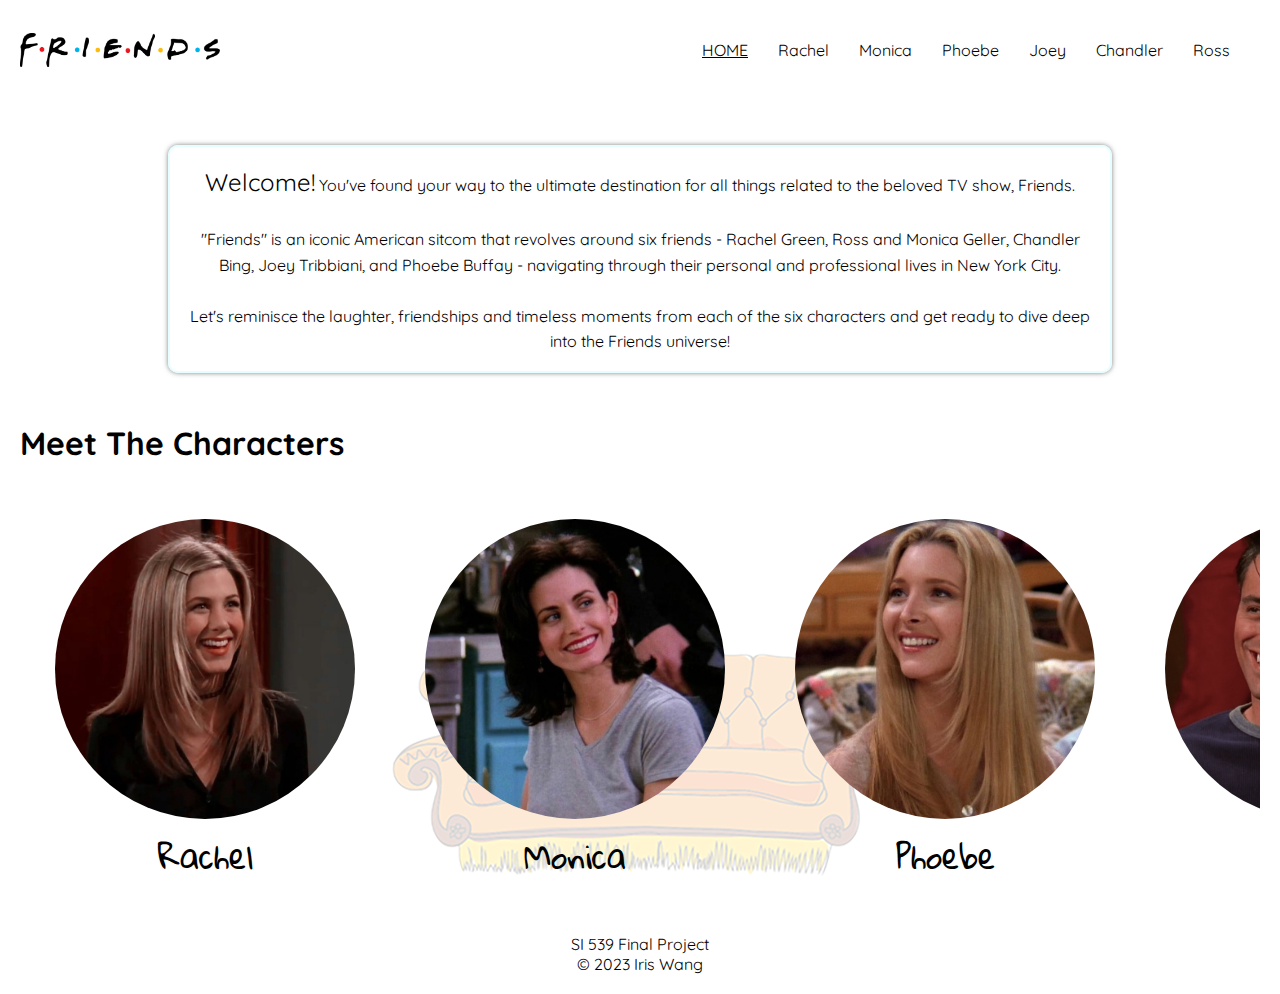
<file: index.html>
<!DOCTYPE html>
<html lang="en">
<head>
    <title>Friends TV Show</title>
    <meta charset="UTF-8">
    <meta name="viewport" content="width=device-width, initial-scale=1.0">
    <link rel="icon" type="image/png" href="images/friends_favicon.jpg">
    <link rel="stylesheet" type="text/css" href="style.css">
    <link href='https://fonts.googleapis.com/css?family=Quicksand' rel='stylesheet'>
    <link href='https://fonts.googleapis.com/css?family=Gloria Hallelujah' rel='stylesheet'>
</head>
<body>

    <header>
        <nav class="nav">
            <div class="skip"><a href = "#main">Skip to Main Content</a></div>
            <div class="nav-container">
                <img src="images/Friends_logo.png" alt="Friends Logo" class="logo" id="logo">
                <div class="menu_bars">
                    <div class="bar1"></div>
                    <div class="bar2"></div>
                    <div class="bar3"></div>
                </div>
            
                <!-- Navigation Menu -->
                <ul class="nav_list">
                  <li class="active"><a href = "index.html">Home</a></li>
                  <li><a href = "rachel.html">Rachel</a></li>
                  <li><a href = "monica.html">Monica</a></li>
                  <li><a href = "phoebe.html">Phoebe</a></li>
                  <li><a href = "joey.html">Joey</a></li>
                  <li><a href = "chandler.html">Chandler</a></li>
                  <li><a href = "ross.html">Ross</a></li>
                </ul>
            </div>
        </nav>
    </header>

    <main id = "main">
        <section id="intro">
            <p><span class="welcome">Welcome!</span> You've found your way to the ultimate destination for all things related to the beloved TV show, Friends. <br><br>"Friends" is an iconic American sitcom that revolves around six friends - Rachel Green, Ross and Monica Geller, Chandler Bing, Joey Tribbiani, and Phoebe Buffay - navigating through their personal and professional lives in New York City. <br><br>Let's reminisce the laughter, friendships and timeless moments from each of the six characters and get ready to dive deep into the Friends universe! </p>
        </section> 

        <section id="characters">
            <h1 id="title">Meet The Characters</h1>
            <div class="character-menu">
                <a href="rachel.html">
                    <div class="character-card">
                    <img src="images/rachel_home.png" alt="A photo of Rachel">
                    <span class="character-name">Rachel</span></div>
                </a>
                <a href="monica.html">
                    <div class="character-card">
                    <img src="images/monica_home.jpeg" alt="A Photo of Monica">
                    <span class="character-name">Monica</span></div>
                </a>
                <a href="phoebe.html">
                    <div class="character-card">
                    <img src="images/phoebe_home.jpeg" alt="A photo of Phoebe">
                    <span class="character-name">Phoebe</span></div>
                </a>
                <a href="joey.html">
                    <div class="character-card">
                    <img src="images/joey_home.png" alt="A photo of Joey">
                    <span class="character-name">Joey</span></div>
                </a>
                <a href="chandler.html">
                    <div class="character-card">
                    <img src="images/chandler_home.jpeg" alt="A photo of Chandler">
                    <span class="character-name">Chandler</span></div>
                </a>
                <a href="ross.html">
                    <div class="character-card">
                    <img src="images/ross_home.jpeg" alt="A photo of Ross">
                    <span class="character-name">Ross</span></div>
                </a>
            </div>
        </section>
    </main>

    <footer id = "footer">
		<p>SI 539 Final Project <br>
        &copy; 2023 Iris Wang</p>
	</footer>
    <script src="js/index.js"></script>
</body>
</html>
</file>
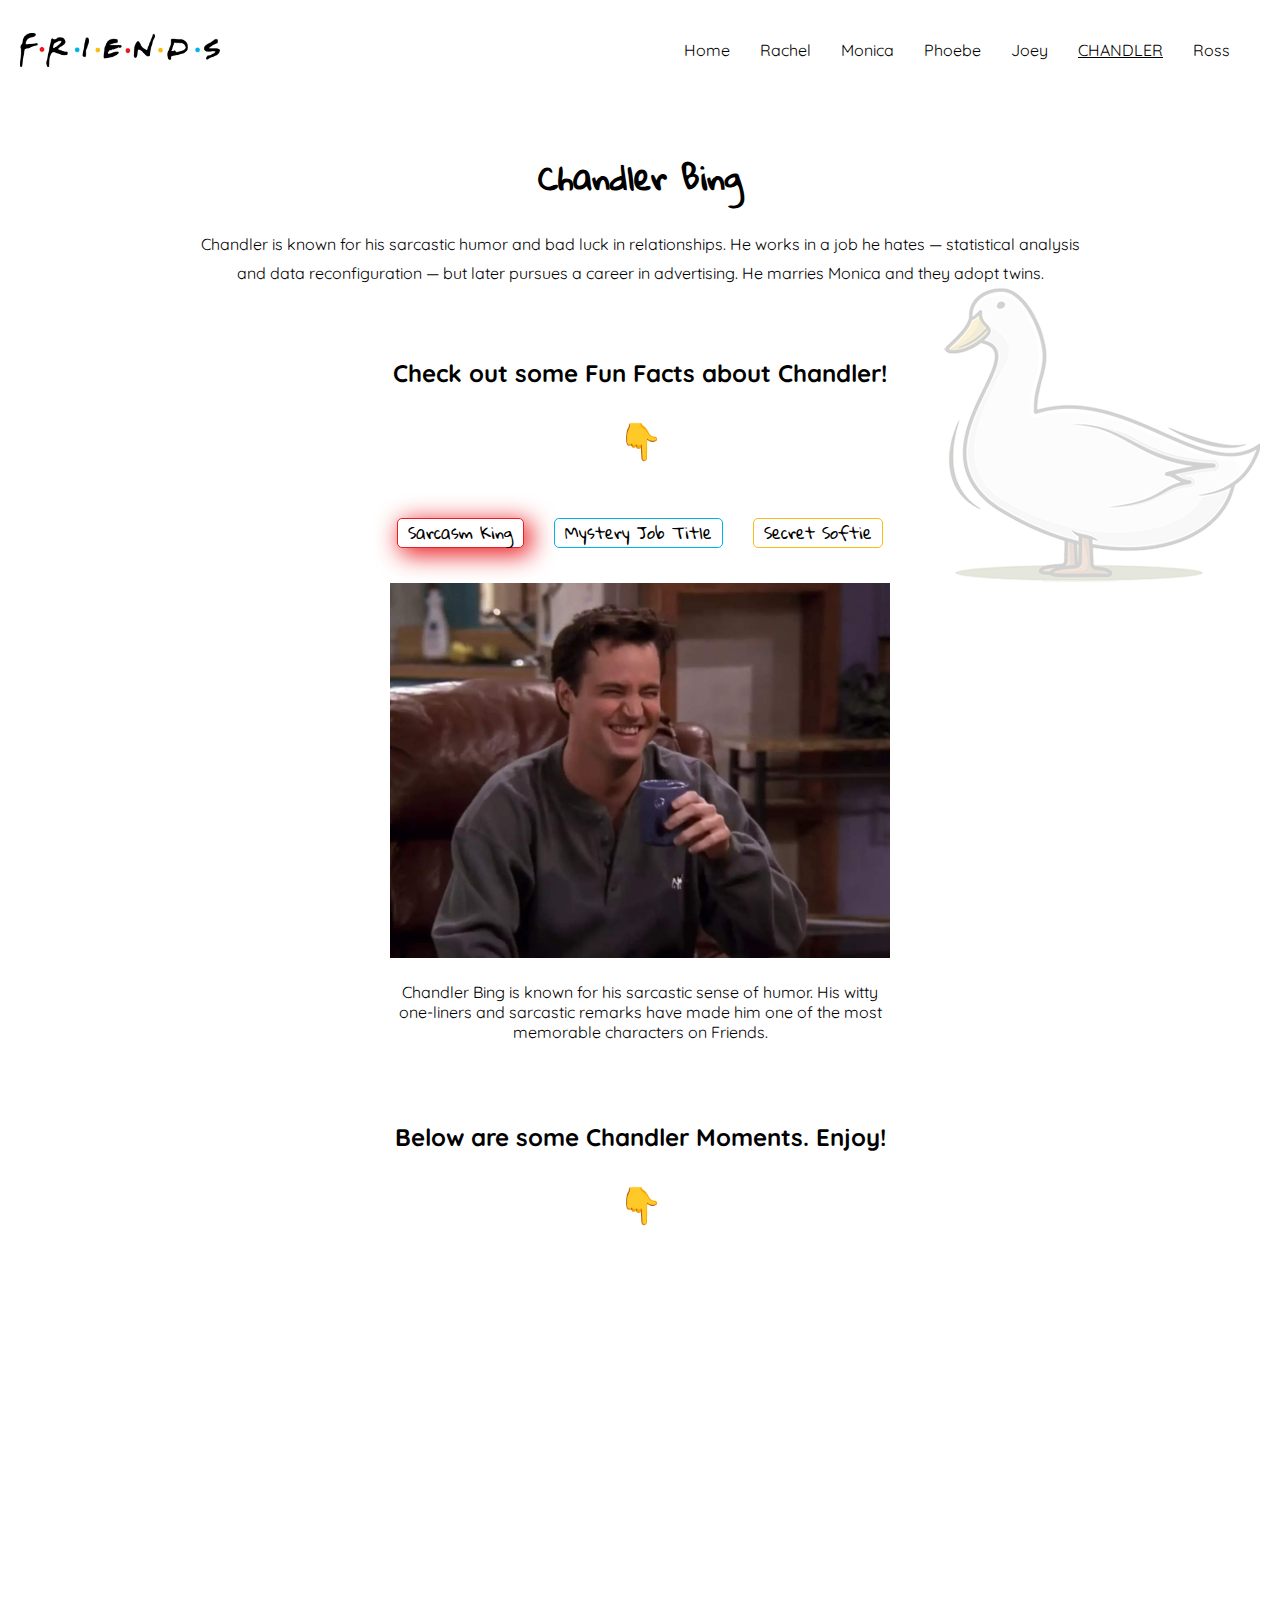
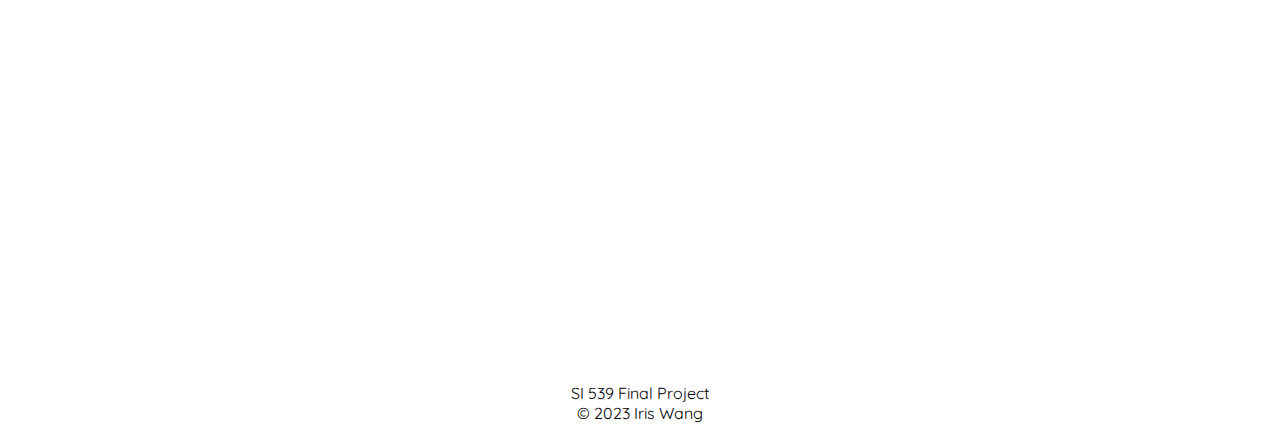
<file: chandler.html>
<!DOCTYPE html>
<html lang="en">
<head>
    <title>Friends TV Show</title>
    <meta charset="UTF-8">
    <meta name="viewport" content="width=device-width, initial-scale=1.0">
    <link rel="icon" type="image/png" href="images/friends_favicon.jpg">
    <link rel="stylesheet" type="text/css" href="style.css">
    <link href='https://fonts.googleapis.com/css?family=Quicksand' rel='stylesheet'>
    <link href='https://fonts.googleapis.com/css?family=Gloria Hallelujah' rel='stylesheet'>
</head>
<body>

    <header>
        <nav class="nav">
            <div class="skip"><a href = "#chandler_main">Skip to Main Content</a></div>
            <div class="nav-container">
                <img src="images/Friends_logo.png" alt="Friends Logo" class="logo" id="logo">
                <div class="menu_bars">
                    <div class="bar1"></div>
                    <div class="bar2"></div>
                    <div class="bar3"></div>
                </div>
            
                <!-- Navigation Menu -->
                <ul class="nav_list">
                  <li><a href = "index.html">Home</a></li>
                  <li><a href = "rachel.html">Rachel</a></li>
                  <li><a href = "monica.html">Monica</a></li>
                  <li><a href = "phoebe.html">Phoebe</a></li>
                  <li><a href = "joey.html">Joey</a></li>
                  <li class="active"><a href = "chandler.html">Chandler</a></li>
                  <li><a href = "ross.html">Ross</a></li>
                </ul>
            </div>
        </nav>
    </header>

    <main id = "chandler_main">
        <h1 id="charName">Chandler Bing</h1>

        <div id="bioSection">
            <p id="bio">Chandler is known for his sarcastic humor and bad luck in relationships. He works in a job he hates — statistical analysis and data reconfiguration — but later pursues a career in advertising. He marries Monica and they adopt twins.</p>
        </div>

        <h2>Check out some Fun Facts about Chandler! <br><br><span class="downSign">👇</span></h2>

        <div id="funFactsSection">
            <div class="button">
                <button id="button1">Sarcasm King</button>
                <button id="button2">Mystery Job Title</button>
                <button id="button3">Secret Softie</button>
            </div>
            <div id="funFact1" class="fact">
                <img class="factImg" src="images/chandler1_laugh.jpeg" alt='Chandler laughing'>
                <p class="factDesc">Chandler Bing is known for his sarcastic sense of humor. His witty one-liners and sarcastic remarks have made him one of the most memorable characters on Friends.</p>
            </div>
            
            <div id="funFact2" class="fact" style="display: none;">
                <img class="factImg" src='images/chandler2_job.jpeg' alt='Rachel said Chandler was a transponster'>
                <p class="factDesc">One of Chandler's job titles is "Statistical Analysis and Data Reconfiguration," a job so mysterious that even his friends have a hard time understanding what he actually does for a living.</p>
            </div>
            
            <div id="funFact3" class="fact" style="display: none;">
                <img class="factImg" src='images/chandler3_erica.jpeg' alt='Chandler convincing Erica to let them adopt the baby'>
                <p class="factDesc">Despite his sarcastic exterior, Chandler is shown to be a caring and sensitive friend. His hidden romantic side is revealed in his relationship with Monica, and he becomes a devoted husband and father as the series progresses.</p>
            </div>
        </div>

        <div id="videoClipsSection">
            <h2>Below are some Chandler Moments. Enjoy! <br><br><span class="downSign">👇</span></h2>
            <div id="moments">
                <iframe width="560" height="315" src="https://www.youtube.com/embed/WdliY7ihtmc?si=9jnztTRqAygYOh_u" title="YouTube video player" frameborder="0" allow="accelerometer; autoplay; clipboard-write; encrypted-media; gyroscope; picture-in-picture; web-share" allowfullscreen></iframe>
                <iframe width="560" height="315" src="https://www.youtube.com/embed/C18yBBjnGr8?si=r7oWyOwrFhjosPNS" title="YouTube video player" frameborder="0" allow="accelerometer; autoplay; clipboard-write; encrypted-media; gyroscope; picture-in-picture; web-share" allowfullscreen></iframe>
                <iframe width="560" height="315" src="https://www.youtube.com/embed/eCZyf5jYsTI?si=rK8P9YwouqV4-W3j" title="YouTube video player" frameborder="0" allow="accelerometer; autoplay; clipboard-write; encrypted-media; gyroscope; picture-in-picture; web-share" allowfullscreen></iframe>
            </div>
        </div>
    </main>

    <footer id = "footer">
		<p>SI 539 Final Project <br>
        &copy; 2023 Iris Wang</p>
	</footer>
    <script src="js/character.js"></script>
</body>
</html>
</file>
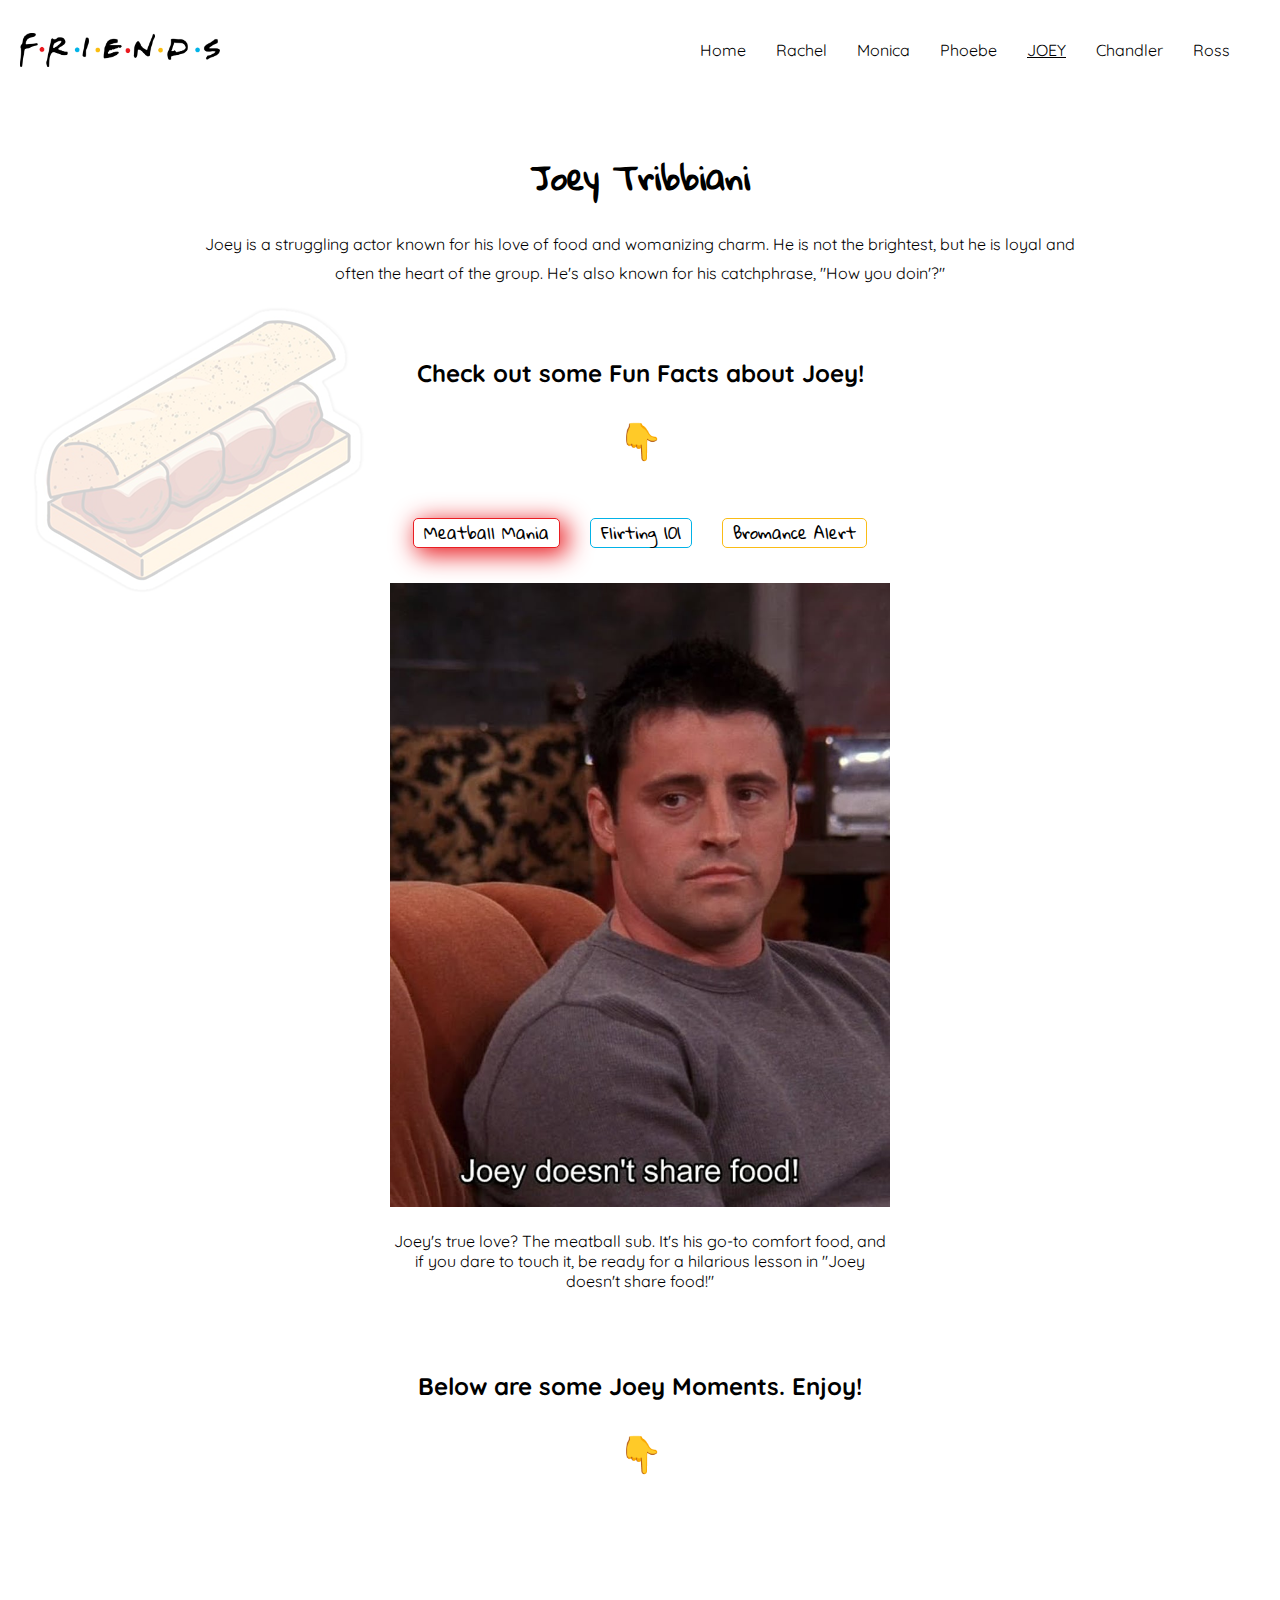
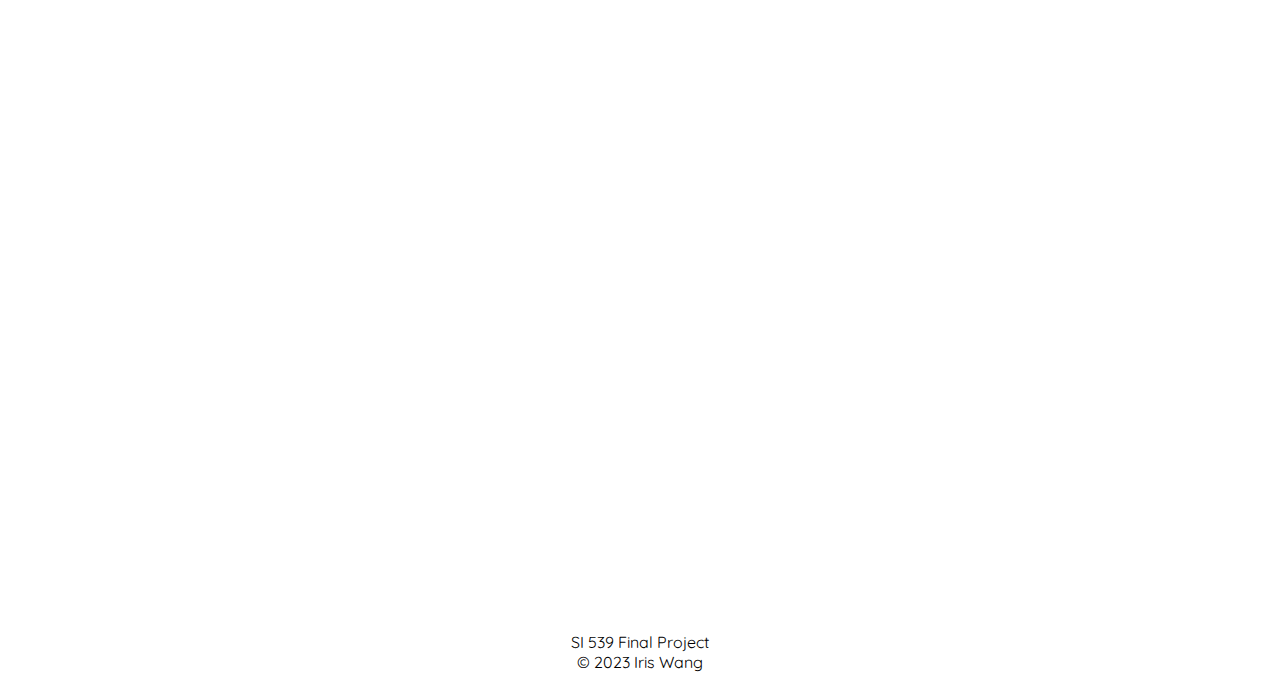
<file: joey.html>
<!DOCTYPE html>
<html lang="en">
<head>
    <title>Friends TV Show</title>
    <meta charset="UTF-8">
    <meta name="viewport" content="width=device-width, initial-scale=1.0">
    <link rel="icon" type="image/png" href="images/friends_favicon.jpg">
    <link rel="stylesheet" type="text/css" href="style.css">
    <link href='https://fonts.googleapis.com/css?family=Quicksand' rel='stylesheet'>
    <link href='https://fonts.googleapis.com/css?family=Gloria Hallelujah' rel='stylesheet'>
</head>
<body>

    <header>
        <nav class="nav">
            <div class="skip"><a href = "#joey_main">Skip to Main Content</a></div>
            <div class="nav-container">
                <img src="images/Friends_logo.png" alt="Friends Logo" class="logo" id="logo">
                <div class="menu_bars">
                    <div class="bar1"></div>
                    <div class="bar2"></div>
                    <div class="bar3"></div>
                </div>
            
                <!-- Navigation Menu -->
                <ul class="nav_list">
                  <li><a href = "index.html">Home</a></li>
                  <li><a href = "rachel.html">Rachel</a></li>
                  <li><a href = "monica.html">Monica</a></li>
                  <li><a href = "phoebe.html">Phoebe</a></li>
                  <li class="active"><a href = "joey.html">Joey</a></li>
                  <li><a href = "chandler.html">Chandler</a></li>
                  <li><a href = "ross.html">Ross</a></li>
                </ul>
            </div>
        </nav>
    </header>

    <main id = "joey_main">
        <h1 id="charName">Joey Tribbiani</h1>

        <div id="bioSection">
            <p id="bio">Joey is a struggling actor known for his love of food and womanizing charm. He is not the brightest, but he is loyal and often the heart of the group. He's also known for his catchphrase, "How you doin'?"</p>
        </div>

        <h2>Check out some Fun Facts about Joey! <br><br><span class="downSign">👇</span></h2>

        <div id="funFactsSection">
            <div class="button">
                <button id="button1">Meatball Mania</button>
                <button id="button2">Flirting 101</button>
                <button id="button3">Bromance Alert</button>
            </div>
            <div id="funFact1" class="fact">
                <img class="factImg" src="images/joey1_food.jpeg" alt='Joey does not share food!'>
                <p class="factDesc">Joey's true love? The meatball sub. It's his go-to comfort food, and if you dare to touch it, be ready for a hilarious lesson in "Joey doesn't share food!"</p>
            </div>
            
            <div id="funFact2" class="fact" style="display: none;">
                <img class="factImg" src='images/joey2_flirt.jpeg' alt='Joey flirts with Rachel'>
                <p class="factDesc">Joey's dating wisdom boils down to a simple, "How you doin'?" It might not work in real life, but in Friends, it's the key to his charming and somewhat clueless approach to romance.</p>
            </div>
            
            <div id="funFact3" class="fact" style="display: none;">
                <img class="factImg" src='images/joey3_chandler.jpeg' alt='Joey is hugging Chandler'>
                <p class="factDesc">Chandler and Joey's bromance is epic. From the chick and the duck to the iconic recliners, these two redefine friendship goals. Could they BE any funnier?</p>
            </div>
        </div>

        <div id="videoClipsSection">
            <h2>Below are some Joey Moments. Enjoy! <br><br><span class="downSign">👇</span></h2>
            <div id="moments">
                <iframe width="560" height="315" src="https://www.youtube.com/embed/l3tMnFQMb_U?si=Dv4K9DWCBMreQJrX" title="YouTube video player" frameborder="0" allow="accelerometer; autoplay; clipboard-write; encrypted-media; gyroscope; picture-in-picture; web-share" allowfullscreen></iframe>
                <iframe width="560" height="315" src="https://www.youtube.com/embed/zqLQm1rSmwg?si=F0llHaaI3K7ttnOv" title="YouTube video player" frameborder="0" allow="accelerometer; autoplay; clipboard-write; encrypted-media; gyroscope; picture-in-picture; web-share" allowfullscreen></iframe>
                <iframe width="560" height="315" src="https://www.youtube.com/embed/pOYfS1HXpKw?si=227aoKY2CKdarihr" title="YouTube video player" frameborder="0" allow="accelerometer; autoplay; clipboard-write; encrypted-media; gyroscope; picture-in-picture; web-share" allowfullscreen></iframe>
                <iframe width="560" height="315" src="https://www.youtube.com/embed/VyZ2D4tYTUw?si=DtroAhxSSpFFIz12" title="YouTube video player" frameborder="0" allow="accelerometer; autoplay; clipboard-write; encrypted-media; gyroscope; picture-in-picture; web-share" allowfullscreen></iframe>
            </div>
        </div>
    </main>

    <footer id = "footer">
		<p>SI 539 Final Project <br>
        &copy; 2023 Iris Wang</p>
	</footer>
    <script src="js/character.js"></script>
</body>
</html>
</file>
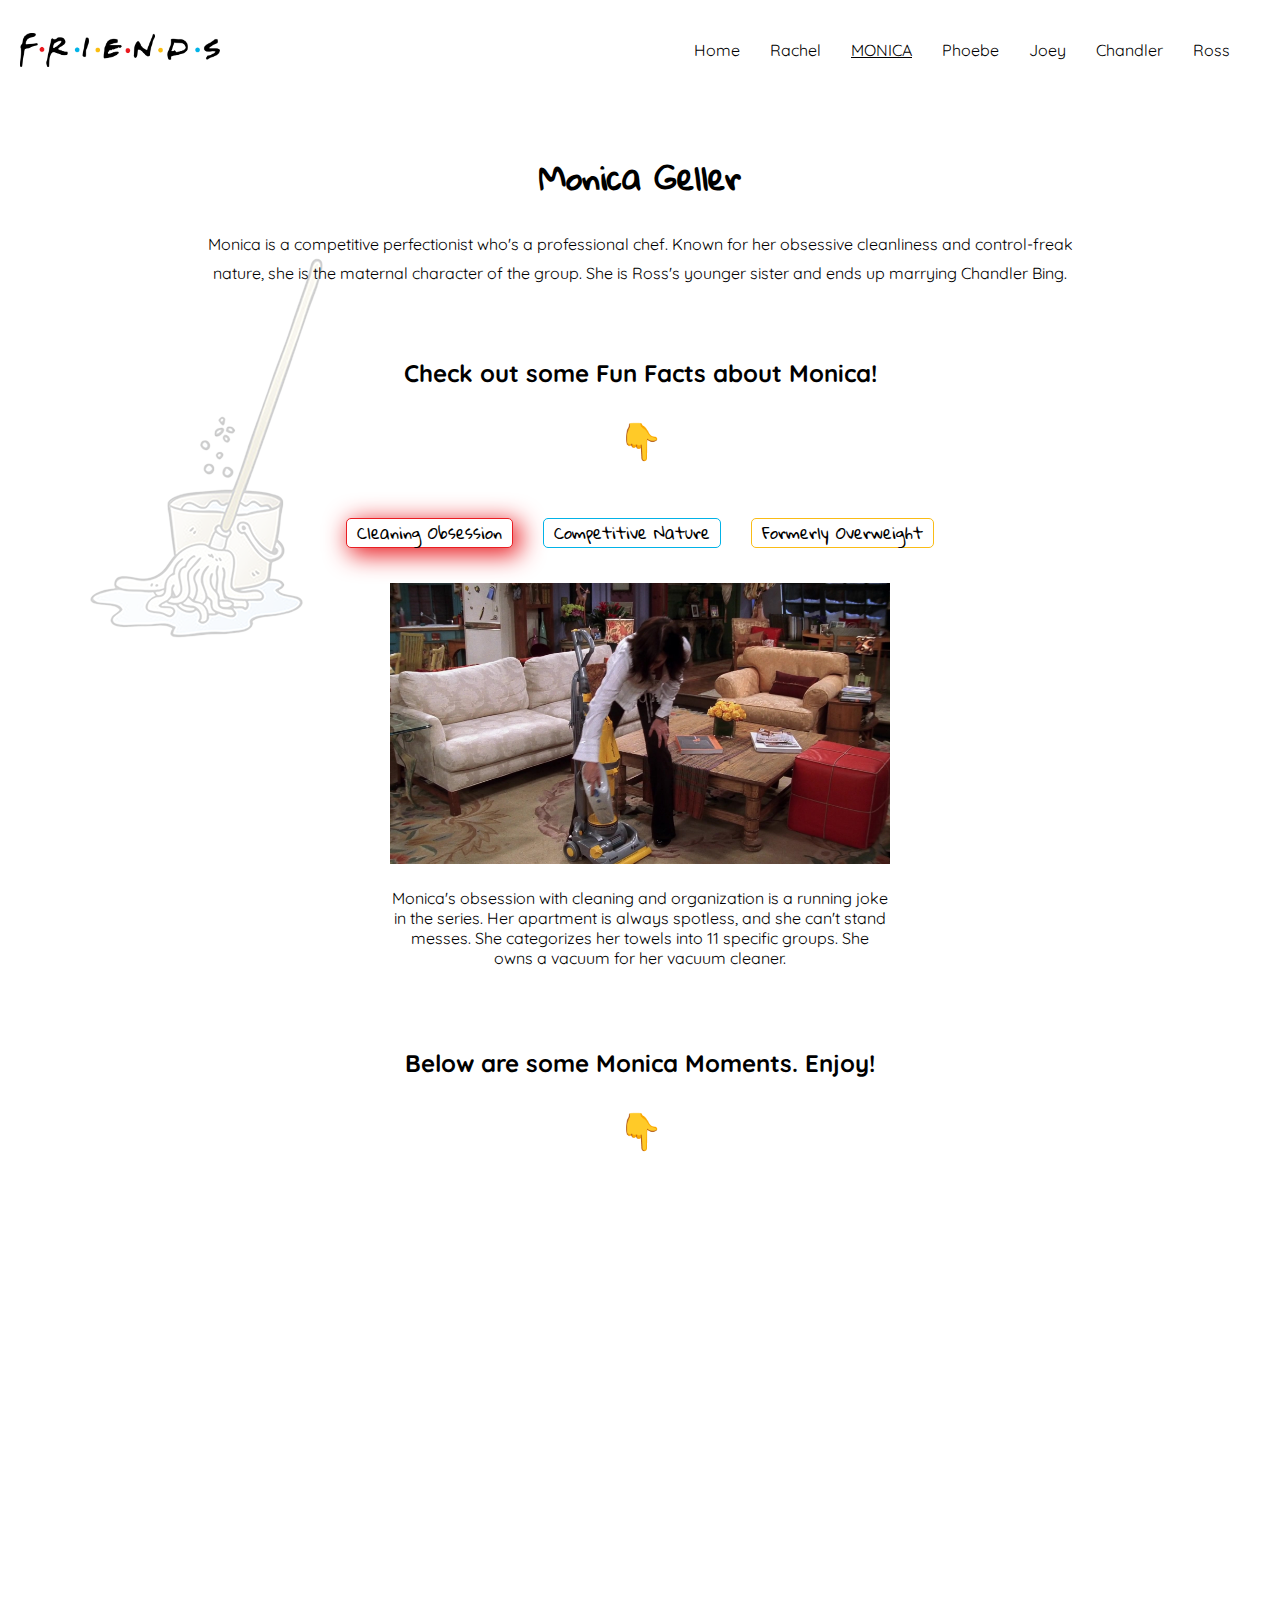
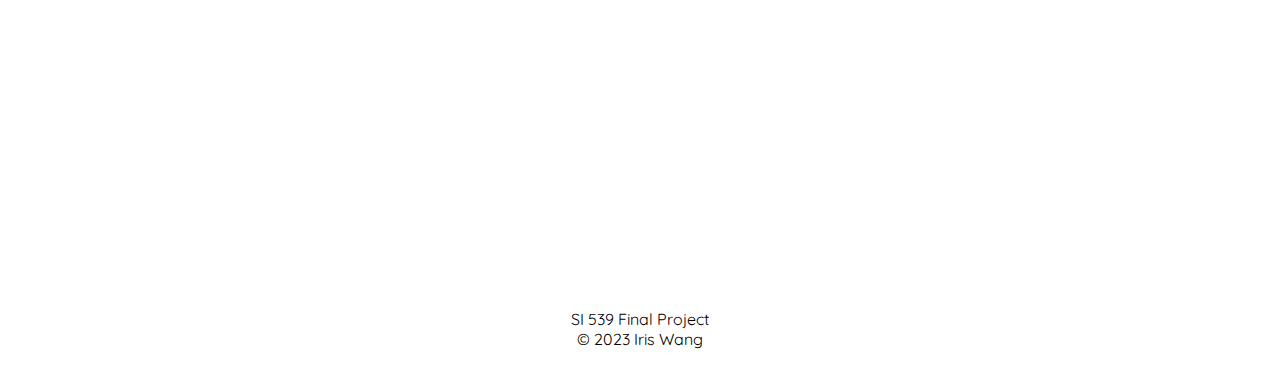
<file: monica.html>
<!DOCTYPE html>
<html lang="en">
<head>
    <title>Friends TV Show</title>
    <meta charset="UTF-8">
    <meta name="viewport" content="width=device-width, initial-scale=1.0">
    <link rel="icon" type="image/png" href="images/friends_favicon.jpg">
    <link rel="stylesheet" type="text/css" href="style.css">
    <link href='https://fonts.googleapis.com/css?family=Quicksand' rel='stylesheet'>
    <link href='https://fonts.googleapis.com/css?family=Gloria Hallelujah' rel='stylesheet'>
</head>
<body>

    <header>
        <nav class="nav">
            <div class="skip"><a href = "#monica_main">Skip to Main Content</a></div>
            <div class="nav-container">
                <img src="images/Friends_logo.png" alt="Friends Logo" class="logo" id="logo">
                <div class="menu_bars">
                    <div class="bar1"></div>
                    <div class="bar2"></div>
                    <div class="bar3"></div>
                </div>
            
                <!-- Navigation Menu -->
                <ul class="nav_list">
                  <li><a href = "index.html">Home</a></li>
                  <li><a href = "rachel.html">Rachel</a></li>
                  <li class="active"><a href = "monica.html">Monica</a></li>
                  <li><a href = "phoebe.html">Phoebe</a></li>
                  <li><a href = "joey.html">Joey</a></li>
                  <li><a href = "chandler.html">Chandler</a></li>
                  <li><a href = "ross.html">Ross</a></li>
                </ul>
            </div>
        </nav>
    </header>

    <main id = "monica_main">
        <h1 id="charName">Monica Geller</h1>

        <div id="bioSection">
            <p id="bio">Monica is a competitive perfectionist who's a professional chef. Known for her obsessive cleanliness and control-freak nature, she is the maternal character of the group. She is Ross's younger sister and ends up marrying Chandler Bing.</p>
        </div>

        <h2>Check out some Fun Facts about Monica! <br><br><span class="downSign">👇</span></h2>

        <div id="funFactsSection">
            <div class="button">
                <button id="button1">Cleaning Obsession</button>
                <button id="button2">Competitive Nature</button>
                <button id="button3">Formerly Overweight</button>
            </div>
            <div id="funFact1" class="fact">
                <img class="factImg" src="images/monica1_vacuum.jpeg" alt='Monica has a small vacuum to clean her large vacuum'>
                <p class="factDesc">Monica's obsession with cleaning and organization is a running joke in the series. Her apartment is always spotless, and she can't stand messes. She categorizes her towels into 11 specific groups. She owns a vacuum for her vacuum cleaner.</p>
            </div>
            
            <div id="funFact2" class="fact" style="display: none;">
                <img class="factImg" src='images/monica2_competitive.png' alt='Monica and Ross fight over the Geller Family Cup'>
                <p class="factDesc">Monica's competitiveness is legendary, particularly noticeable in episodes where she plays games, notably the trivia game episode where the boys win her apartment.</p>
            </div>
            
            <div id="funFact3" class="fact" style="display: none;">
                <img class="factImg" src='images/monica3_overweight.jpeg' alt='An image of Monica when she was overweight'>
                <p class="factDesc">In high school, Monica was overweight. This becomes a recurring theme in the show, and there are occasional references to her struggles with weight and body image.</p>
            </div>
        </div>

        <div id="videoClipsSection">
            <h2>Below are some Monica Moments. Enjoy! <br><br><span class="downSign">👇</span></h2>
            <div id="moments">
                <iframe width="560" height="315" src="https://www.youtube.com/embed/o-_KcdaFvRM?si=-7BVqsNRr29NnWr_" title="YouTube video player" frameborder="0" allow="accelerometer; autoplay; clipboard-write; encrypted-media; gyroscope; picture-in-picture; web-share" allowfullscreen></iframe>
                <iframe width="560" height="315" src="https://www.youtube.com/embed/-nBuch_hKKk?si=JdA-cQ4YVZTDh2e8" title="YouTube video player" frameborder="0" allow="accelerometer; autoplay; clipboard-write; encrypted-media; gyroscope; picture-in-picture; web-share" allowfullscreen></iframe>
                <iframe width="560" height="315" src="https://www.youtube.com/embed/orvkg918gbk?si=v_8mOThTEUPpz_oU" title="YouTube video player" frameborder="0" allow="accelerometer; autoplay; clipboard-write; encrypted-media; gyroscope; picture-in-picture; web-share" allowfullscreen></iframe>
            </div>
        </div>
    </main>

    <footer id = "footer">
		<p>SI 539 Final Project <br>
        &copy; 2023 Iris Wang</p>
	</footer>
    <script src="js/character.js"></script>
</body>
</html>
</file>
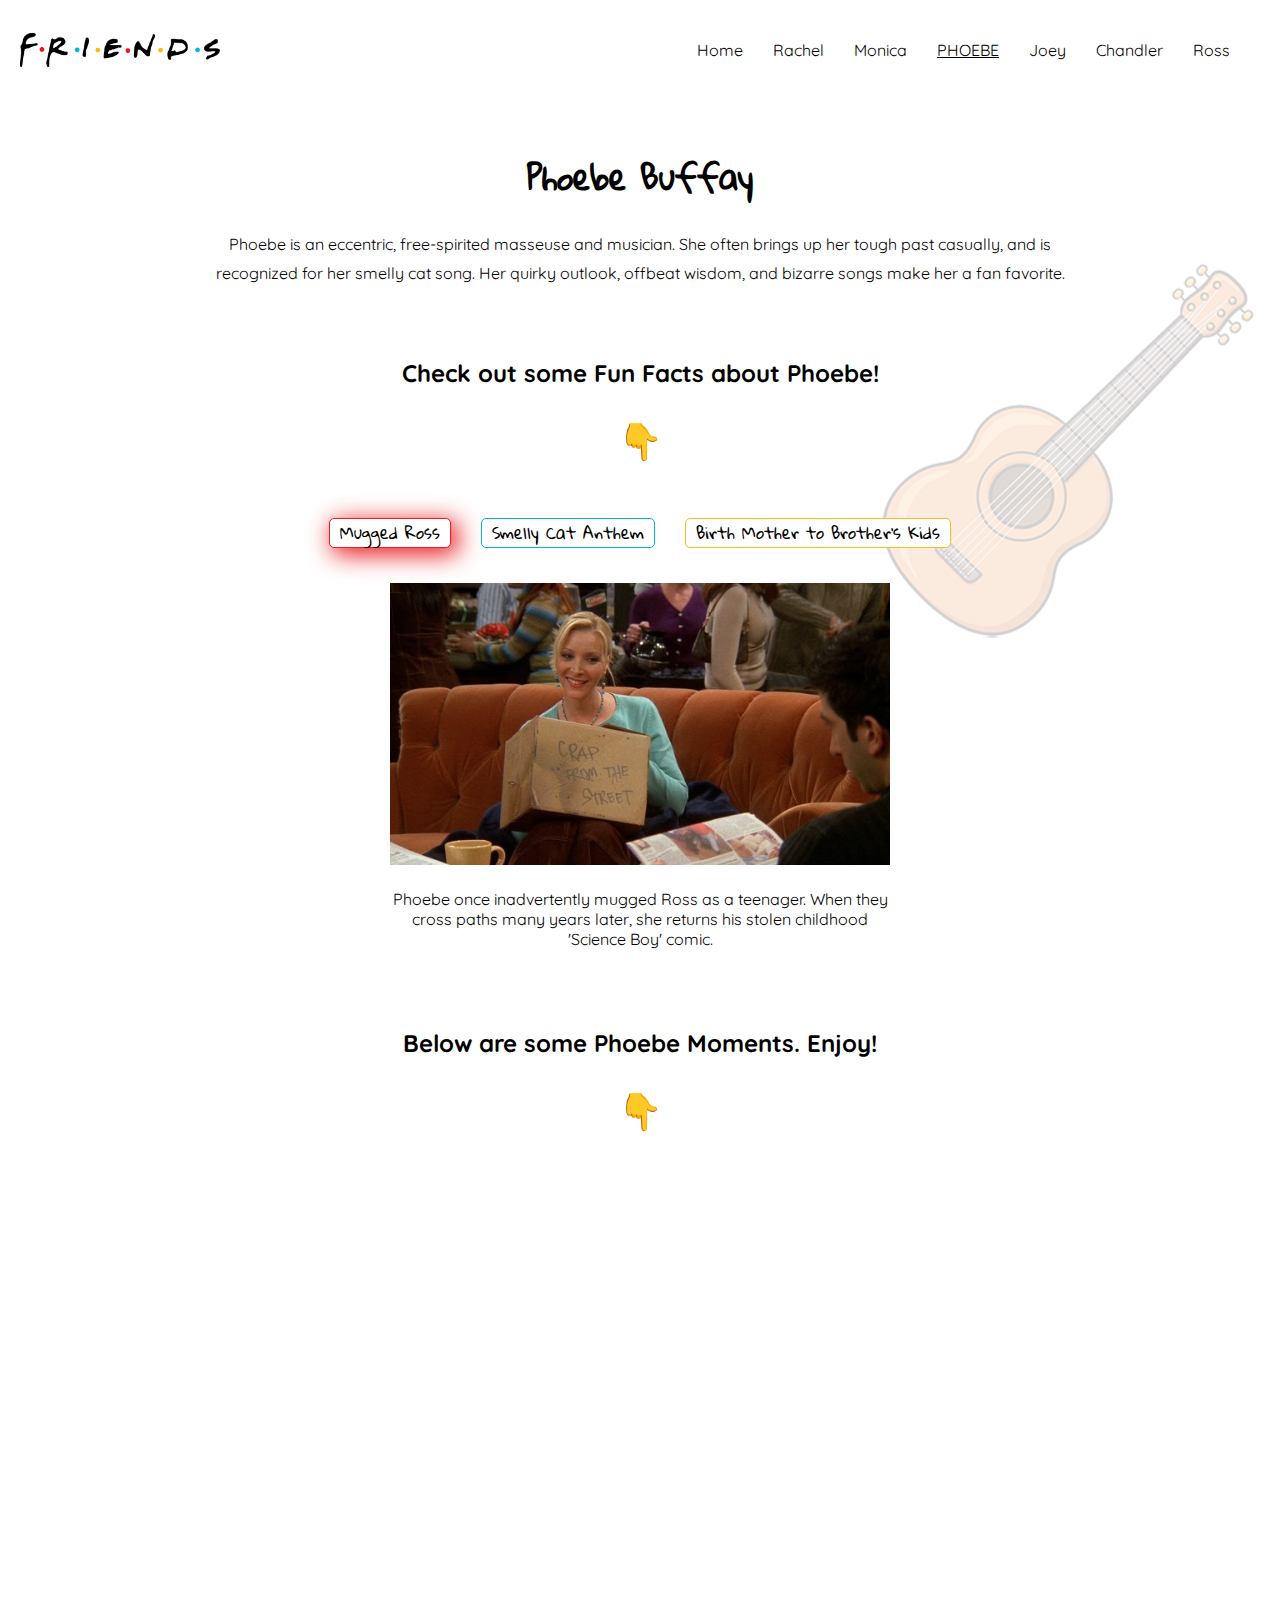
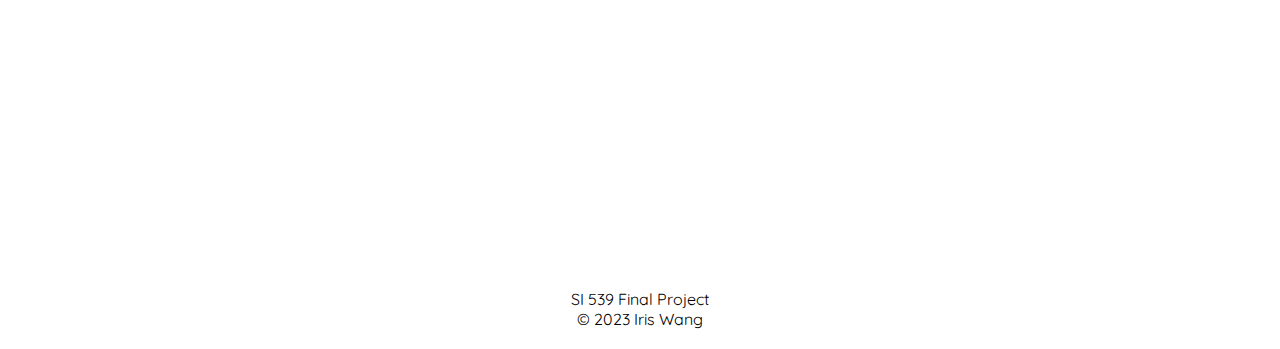
<file: phoebe.html>
<!DOCTYPE html>
<html lang="en">
<head>
    <title>Friends TV Show</title>
    <meta charset="UTF-8">
    <meta name="viewport" content="width=device-width, initial-scale=1.0">
    <link rel="icon" type="image/png" href="images/friends_favicon.jpg">
    <link rel="stylesheet" type="text/css" href="style.css">
    <link href='https://fonts.googleapis.com/css?family=Quicksand' rel='stylesheet'>
    <link href='https://fonts.googleapis.com/css?family=Gloria Hallelujah' rel='stylesheet'>
</head>
<body>

    <header>
        <nav class="nav">
            <div class="skip"><a href = "#phoebe_main">Skip to Main Content</a></div>
            <div class="nav-container">
                <img src="images/Friends_logo.png" alt="Friends Logo" class="logo" id="logo">
                <div class="menu_bars">
                    <div class="bar1"></div>
                    <div class="bar2"></div>
                    <div class="bar3"></div>
                </div>
            
                <!-- Navigation Menu -->
                <ul class="nav_list">
                  <li><a href = "index.html">Home</a></li>
                  <li><a href = "rachel.html">Rachel</a></li>
                  <li><a href = "monica.html">Monica</a></li>
                  <li class="active"><a href = "phoebe.html">Phoebe</a></li>
                  <li><a href = "joey.html">Joey</a></li>
                  <li><a href = "chandler.html">Chandler</a></li>
                  <li><a href = "ross.html">Ross</a></li>
                </ul>
            </div>
        </nav>
    </header>

    <main id = "phoebe_main">
        <h1 id="charName">Phoebe Buffay</h1>

        <div id="bioSection">
            <p id="bio">Phoebe is an eccentric, free-spirited masseuse and musician. She often brings up her tough past casually, and is recognized for her smelly cat song. Her quirky outlook, offbeat wisdom, and bizarre songs make her a fan favorite.</p>
        </div>

        <h2>Check out some Fun Facts about Phoebe! <br><br><span class="downSign">👇</span></h2>

        <div id="funFactsSection">
            <div class="button">
                <button id="button1">Mugged Ross</button>
                <button id="button2">Smelly Cat Anthem</button>
                <button id="button3">Birth Mother to Brother's Kids</button>
            </div>
            <div id="funFact1" class="fact">
                <img class="factImg" src="images/phoebe1_mug.jpeg" alt='Phoebe showed Ross that she kept his Science Boy comic in her "crap from the street" box.'>
                <p class="factDesc">Phoebe once inadvertently mugged Ross as a teenager. When they cross paths many years later, she returns his stolen childhood 'Science Boy' comic.</p>
            </div>
            
            <div id="funFact2" class="fact" style="display: none;">
                <img class="factImg" src='images/phoebe2_smellyCat.png' alt='Phoebe singing smelly cat'>
                <p class="factDesc">Phoebe's signature song, "Smelly Cat," becomes a jingle for a stinky cat litter brand. Truly the pinnacle of her musical career!</p>
            </div>
            
            <div id="funFact3" class="fact" style="display: none;">
                <img class="factImg" src='images/phoebe3_surrogate.jpeg' alt='Phoebe gave birth to the triplets'>
                <p class="factDesc">Phoebe acted as a surrogate mother for her half-brother's triplets, showing her selfless and caring nature.</p>
            </div>
        </div>

        <div id="videoClipsSection">
            <h2>Below are some Phoebe Moments. Enjoy! <br><br><span class="downSign">👇</span></h2>
            <div id="moments">
                <iframe width="560" height="315" src="https://www.youtube.com/embed/MIPSwnHMmNE?si=QDXqRX37i5j_NAfw" title="YouTube video player" frameborder="0" allow="accelerometer; autoplay; clipboard-write; encrypted-media; gyroscope; picture-in-picture; web-share" allowfullscreen></iframe>
                <iframe width="560" height="315" src="https://www.youtube.com/embed/TSNmDb5dYBQ?si=X9nT-zrbMU2hZdPK" title="YouTube video player" frameborder="0" allow="accelerometer; autoplay; clipboard-write; encrypted-media; gyroscope; picture-in-picture; web-share" allowfullscreen></iframe>
                <iframe width="560" height="315" src="https://www.youtube.com/embed/fa4S1uO5J14?si=0Om9QHDhpkzh5E15" title="YouTube video player" frameborder="0" allow="accelerometer; autoplay; clipboard-write; encrypted-media; gyroscope; picture-in-picture; web-share" allowfullscreen></iframe>
                <iframe width="560" height="315" src="https://www.youtube.com/embed/Y2BFCMen7CE?si=VCzWU5BqaIGRH6-a" title="YouTube video player" frameborder="0" allow="accelerometer; autoplay; clipboard-write; encrypted-media; gyroscope; picture-in-picture; web-share" allowfullscreen></iframe>
            </div>
        </div>
    </main>

    <footer id = "footer">
		<p>SI 539 Final Project <br>
        &copy; 2023 Iris Wang</p>
	</footer>
    <script src="js/character.js"></script>
</body>
</html>
</file>
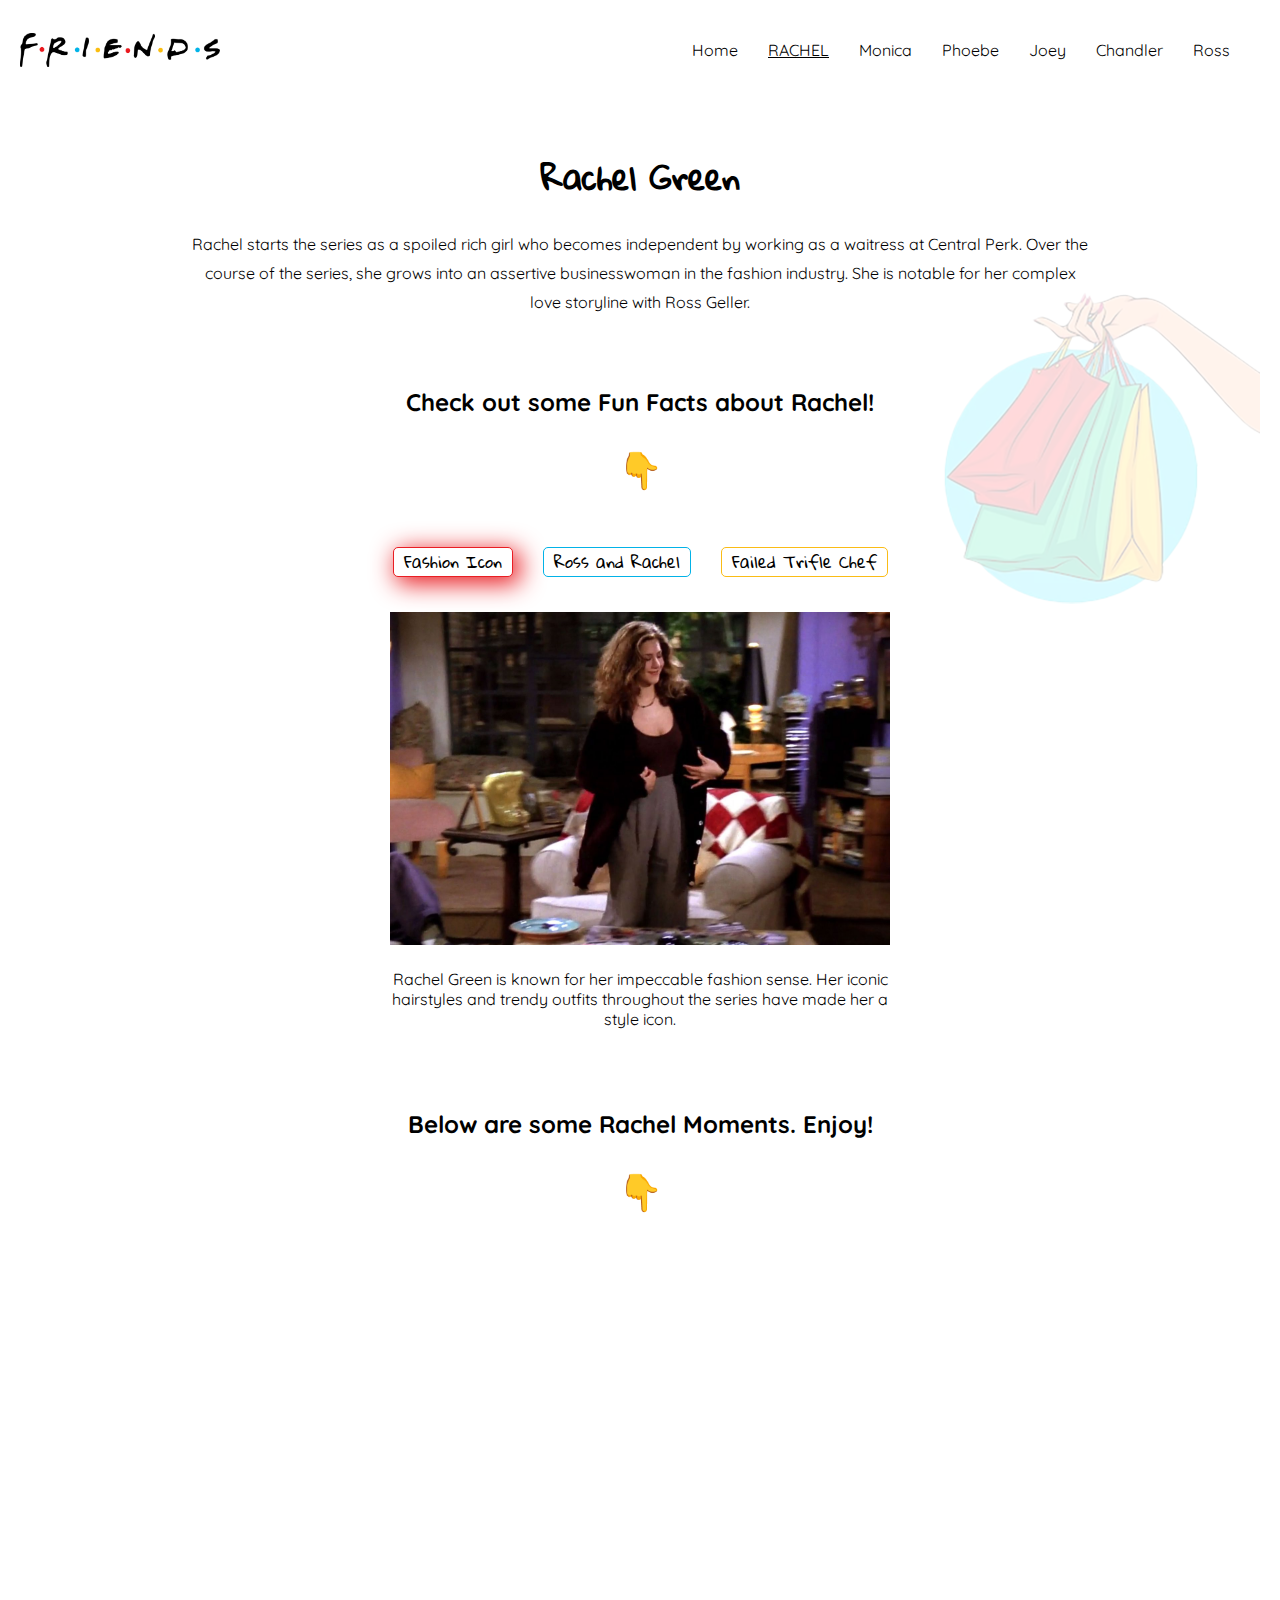
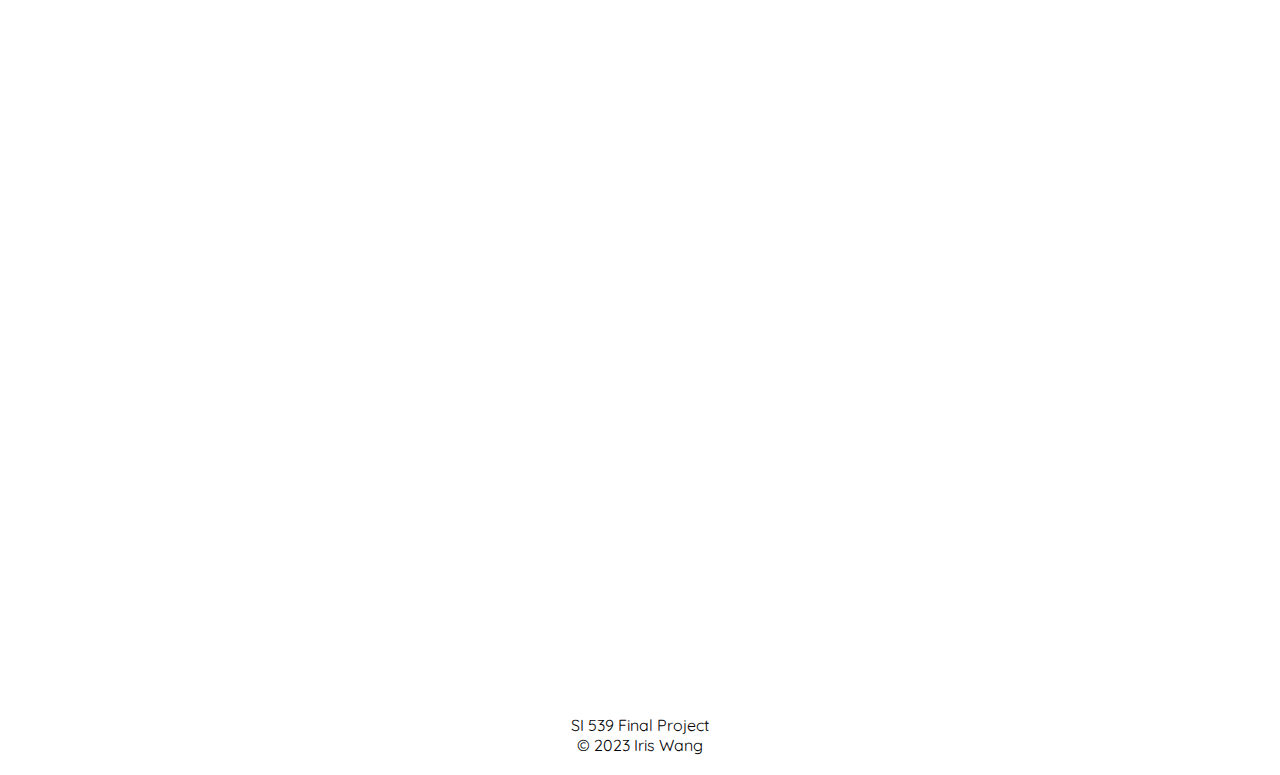
<file: rachel.html>
<!DOCTYPE html>
<html lang="en">
<head>
    <title>Friends TV Show</title>
    <meta charset="UTF-8">
    <meta name="viewport" content="width=device-width, initial-scale=1.0">
    <link rel="icon" type="image/png" href="images/friends_favicon.jpg">
    <link rel="stylesheet" type="text/css" href="style.css">
    <link href='https://fonts.googleapis.com/css?family=Quicksand' rel='stylesheet'>
    <link href='https://fonts.googleapis.com/css?family=Gloria Hallelujah' rel='stylesheet'>
</head>
<body>

    <header>
        <nav class="nav">
            <div class="skip"><a href = "#rachel_main">Skip to Main Content</a></div>
            <div class="nav-container">
                <img src="images/Friends_logo.png" alt="Friends Logo" class="logo" id="logo">
                <div class="menu_bars">
                    <div class="bar1"></div>
                    <div class="bar2"></div>
                    <div class="bar3"></div>
                </div>
            
                <!-- Navigation Menu -->
                <ul class="nav_list">
                  <li><a href = "index.html">Home</a></li>
                  <li class="active"><a href = "rachel.html">Rachel</a></li>
                  <li><a href = "monica.html">Monica</a></li>
                  <li><a href = "phoebe.html">Phoebe</a></li>
                  <li><a href = "joey.html">Joey</a></li>
                  <li><a href = "chandler.html">Chandler</a></li>
                  <li><a href = "ross.html">Ross</a></li>
                </ul>
            </div>
        </nav>
    </header>

    <main id = "rachel_main">
        <h1 id="charName">Rachel Green</h1>

        <div id="bioSection">
            <p id="bio">Rachel starts the series as a spoiled rich girl who becomes independent by working as a waitress at Central Perk. Over the course of the series, she grows into an assertive businesswoman in the fashion industry. She is notable for her complex love storyline with Ross Geller.</p>
        </div>

        <h2>Check out some Fun Facts about Rachel! <br><br><span class="downSign">👇</span></h2>

        <div id="funFactsSection">
            <div class="button">
                <button id="button1">Fashion Icon</button>
                <button id="button2">Ross and Rachel</button>
                <button id="button3">Failed Trifle Chef</button>
            </div>
            <div id="funFact1" class="fact">
                <img class="factImg" src="images/rachel1_fashion.jpeg" alt='Rachel with her iconic hairstyle and fashionable outfits'>
                <p class="factDesc">Rachel Green is known for her impeccable fashion sense. Her iconic hairstyles and trendy outfits throughout the series have made her a style icon.</p>
            </div>
            
            <div id="funFact2" class="fact" style="display: none;">
                <img class="factImg" src='images/rachel2_rachelRoss.jpeg' alt='Rachel and Ross in Las Vegas'>
                <p class="factDesc">Her on-again, off-again relationship with Ross Geller was a key element of the series' plot. Their famous phrase, "We were on a break," remains one of the most memorable lines from the show.</p>
            </div>
            
            <div id="funFact3" class="fact" style="display: none;">
                <img class="factImg" src='images/rachel3_trifle.jpg' alt='Trifle made by Rachel'>
                <p class="factDesc">In an infamous Thanksgiving episode, Rachel accidentally combines two recipes, creating a dessert that includes both sweet and savory layers.</p>
            </div>
        </div>

        <div id="videoClipsSection">
            <h2>Below are some Rachel Moments. Enjoy! <br><br><span class="downSign">👇</span></h2>
            <div id="moments">
                <iframe width="560" height="315" src="https://www.youtube.com/embed/KGtnNI2_aBs?si=oh8O0e8_ik6ThPWZ" title="YouTube video player" frameborder="0" allow="accelerometer; autoplay; clipboard-write; encrypted-media; gyroscope; picture-in-picture; web-share" allowfullscreen></iframe>
                <iframe width="560" height="315" src="https://www.youtube.com/embed/yxyGaUJEUPY?si=1L2pImRcmh6917ky" title="YouTube video player" frameborder="0" allow="accelerometer; autoplay; clipboard-write; encrypted-media; gyroscope; picture-in-picture; web-share" allowfullscreen></iframe>
                <iframe width="560" height="315" src="https://www.youtube.com/embed/a_hUtUpGuKw?si=FOsHAVtMiEMgOKif" title="YouTube video player" frameborder="0" allow="accelerometer; autoplay; clipboard-write; encrypted-media; gyroscope; picture-in-picture; web-share" allowfullscreen></iframe>
                <iframe width="560" height="315" src="https://www.youtube.com/embed/9flYWgJGdO8?si=NDgMZfsBSZ52EL0m" title="YouTube video player" frameborder="0" allow="accelerometer; autoplay; clipboard-write; encrypted-media; gyroscope; picture-in-picture; web-share" allowfullscreen></iframe>
                <iframe width="560" height="315" src="https://www.youtube.com/embed/7xADvKQDecI?si=lzSlOIMHbqcQCER1" title="YouTube video player" frameborder="0" allow="accelerometer; autoplay; clipboard-write; encrypted-media; gyroscope; picture-in-picture; web-share" allowfullscreen></iframe>
            </div>
        </div>
    </main>

    <footer id = "footer">
		<p>SI 539 Final Project <br>
        &copy; 2023 Iris Wang</p>
	</footer>
    <script src="js/character.js"></script>
</body>
</html>
</file>
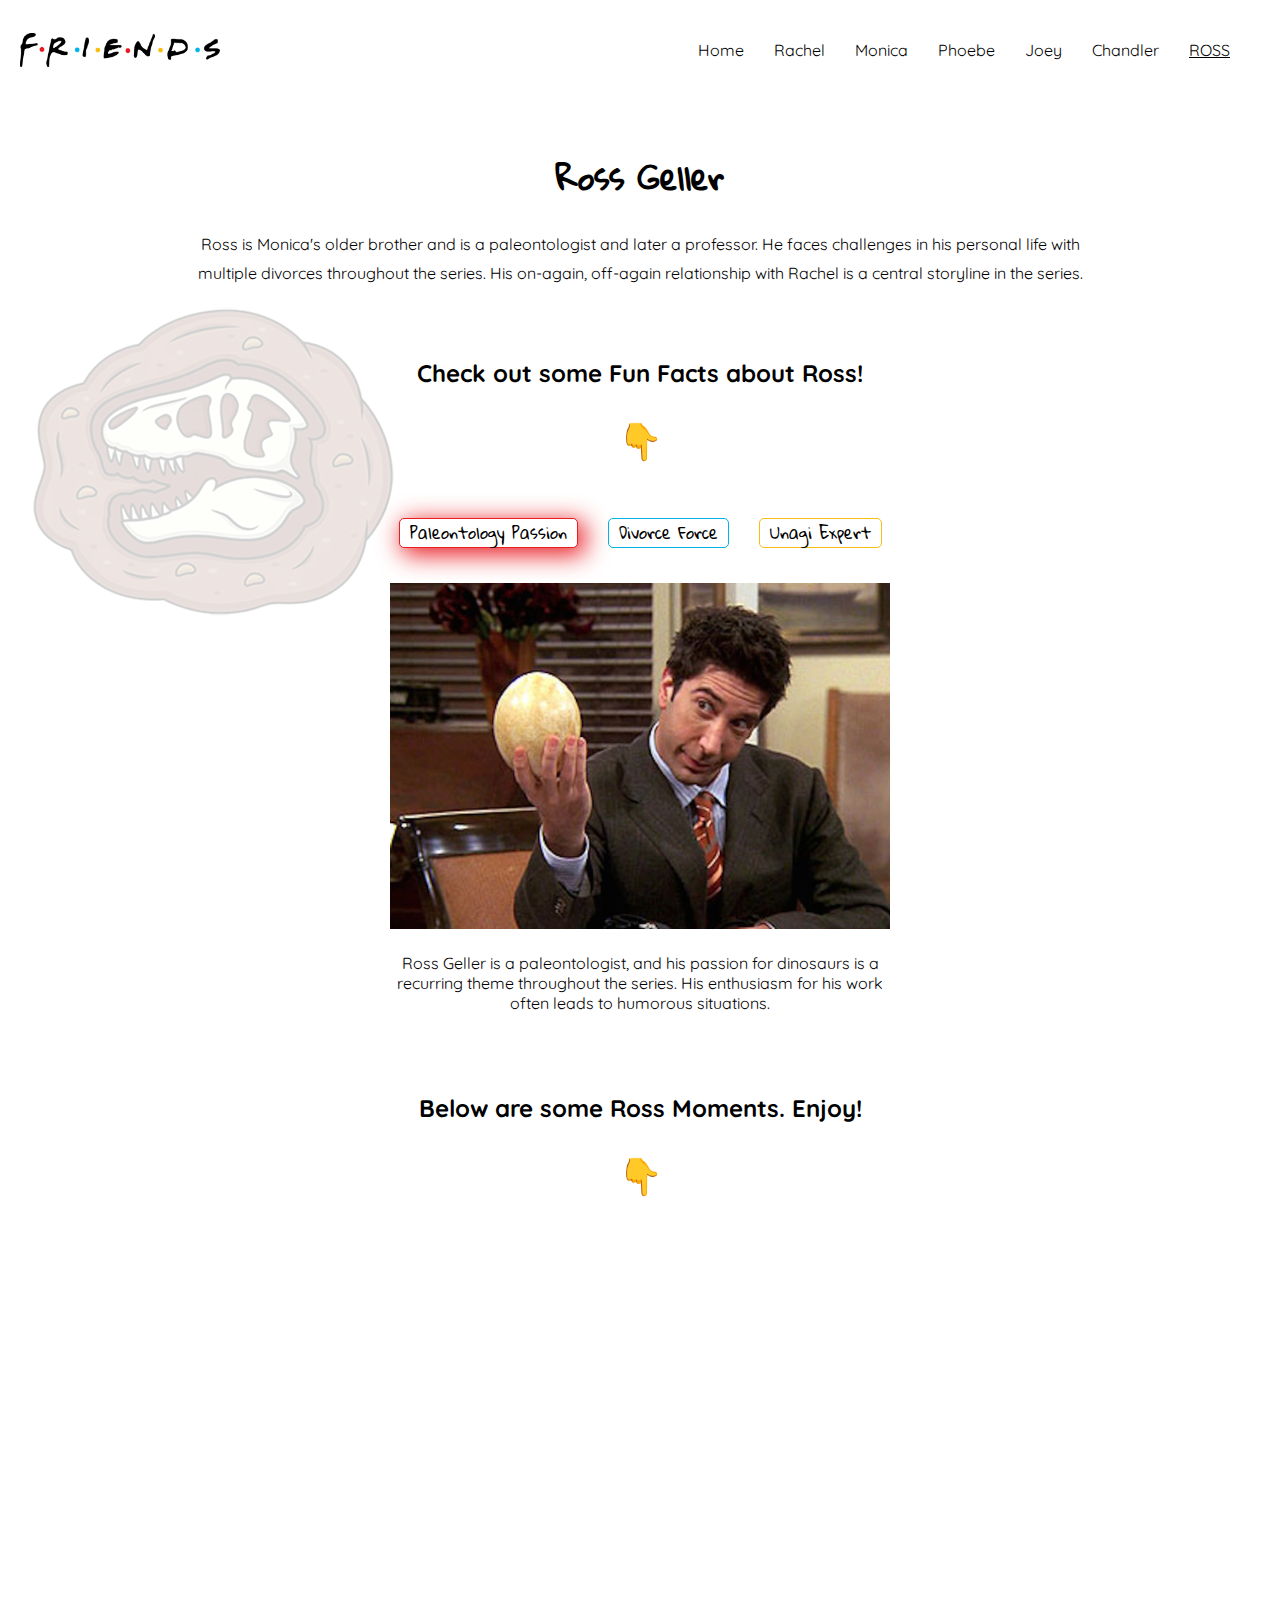
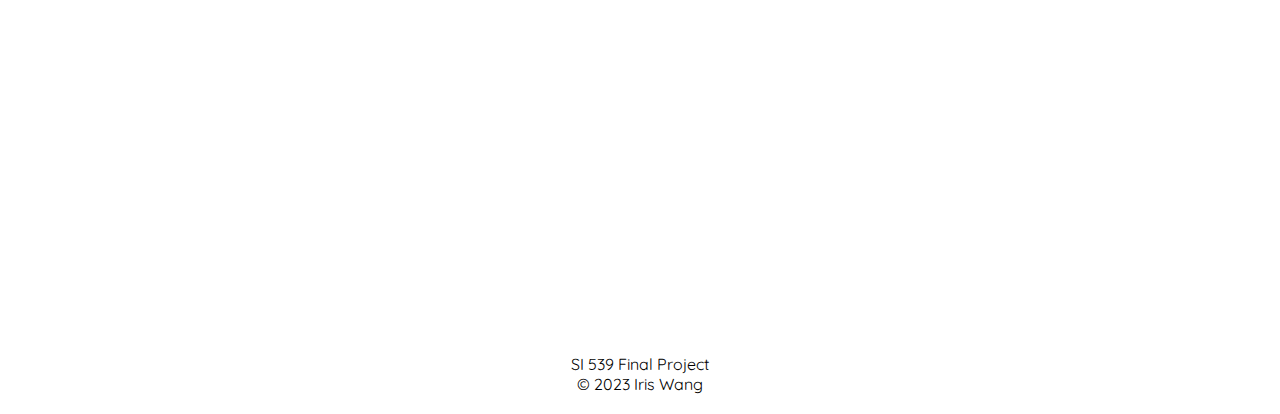
<file: ross.html>
<!DOCTYPE html>
<html lang="en">
<head>
    <title>Friends TV Show</title>
    <meta charset="UTF-8">
    <meta name="viewport" content="width=device-width, initial-scale=1.0">
    <link rel="icon" type="image/png" href="images/friends_favicon.jpg">
    <link rel="stylesheet" type="text/css" href="style.css">
    <link href='https://fonts.googleapis.com/css?family=Quicksand' rel='stylesheet'>
    <link href='https://fonts.googleapis.com/css?family=Gloria Hallelujah' rel='stylesheet'>
</head>
<body>

    <header>
        <nav class="nav">
            <div class="skip"><a href = "#ross_main">Skip to Main Content</a></div>
            <div class="nav-container">
                <img src="images/Friends_logo.png" alt="Friends Logo" class="logo" id="logo">
                <div class="menu_bars">
                    <div class="bar1"></div>
                    <div class="bar2"></div>
                    <div class="bar3"></div>
                </div>
            
                <!-- Navigation Menu -->
                <ul class="nav_list">
                  <li><a href = "index.html">Home</a></li>
                  <li><a href = "rachel.html">Rachel</a></li>
                  <li><a href = "monica.html">Monica</a></li>
                  <li><a href = "phoebe.html">Phoebe</a></li>
                  <li><a href = "joey.html">Joey</a></li>
                  <li><a href = "chandler.html">Chandler</a></li>
                  <li class="active"><a href = "ross.html">Ross</a></li>
                </ul>
            </div>
        </nav>
    </header>

    <main id = "ross_main">
        <h1 id="charName">Ross Geller</h1>

        <div id="bioSection">
            <p id="bio">Ross is Monica's older brother and is a paleontologist and later a professor. He faces challenges in his personal life with multiple divorces throughout the series. His on-again, off-again relationship with Rachel is a central storyline in the series.</p>
        </div>

        <h2>Check out some Fun Facts about Ross! <br><br><span class="downSign">👇</span></h2>

        <div id="funFactsSection">
            <div class="button">
                <button id="button1">Paleontology Passion</button>
                <button id="button2">Divorce Force</button>
                <button id="button3">Unagi Expert</button>
            </div>
            <div id="funFact1" class="fact">
                <img class="factImg" src="images/ross1_fossil.jpeg" alt='Ross and a dinosaur egg'>
                <p class="factDesc">Ross Geller is a paleontologist, and his passion for dinosaurs is a recurring theme throughout the series. His enthusiasm for his work often leads to humorous situations.</p>
            </div>
            
            <div id="funFact2" class="fact" style="display: none;">
                <img class="factImg" src='images/ross2_divorce.jpeg' alt='Sad Ross after getting divorce with Carol'>
                <p class="factDesc">Ross has been divorced three times during the show's run. His failed marriages to Carol, Emily, and eventually Rachel provide ongoing plotlines and contribute to the humor and drama of the series.</p>
            </div>
            
            <div id="funFact3" class="fact" style="display: none;">
                <img class="factImg" src='images/ross3_unagi.jpeg' alt='Ross doing his unagi gesture'>
                <p class="factDesc">Ross claims to have mastered the art of "Unagi," a state of total awareness. This becomes a running joke when he tries to teach Rachel and Phoebe about Unagi self-defense, leading to comedic misunderstandings.</p>
            </div>
        </div>

        <div id="videoClipsSection">
            <h2>Below are some Ross Moments. Enjoy! <br><br><span class="downSign">👇</span></h2>
            <div id="moments">
                <iframe width="560" height="315" src="https://www.youtube.com/embed/93N7PRkXmac?si=93rcoZLe6dgfdb5L" title="YouTube video player" frameborder="0" allow="accelerometer; autoplay; clipboard-write; encrypted-media; gyroscope; picture-in-picture; web-share" allowfullscreen></iframe>
                <iframe width="560" height="315" src="https://www.youtube.com/embed/Y8K2TsyFj7Q?si=8_hApmBDqDNafo1Q" title="YouTube video player" frameborder="0" allow="accelerometer; autoplay; clipboard-write; encrypted-media; gyroscope; picture-in-picture; web-share" allowfullscreen></iframe>
                <iframe width="560" height="315" src="https://www.youtube.com/embed/QXG6NvBRcrI?si=W6gSYz4rM5PGyBvq" title="YouTube video player" frameborder="0" allow="accelerometer; autoplay; clipboard-write; encrypted-media; gyroscope; picture-in-picture; web-share" allowfullscreen></iframe>
                <iframe width="560" height="315" src="https://www.youtube.com/embed/Pk6XX_ZFFZM?si=S37OIJVSr0BHdalL" title="YouTube video player" frameborder="0" allow="accelerometer; autoplay; clipboard-write; encrypted-media; gyroscope; picture-in-picture; web-share" allowfullscreen></iframe>
            </div>
        </div>
    </main>

    <footer id = "footer">
		<p>SI 539 Final Project <br>
        &copy; 2023 Iris Wang</p>
	</footer>
    <script src="js/character.js"></script>
</body>
</html>
</file>
<file: style.css>
/* Mobile first, default view */
/* hide the skip to main content link. */
.skip a {
    position: absolute;
    top: -1000px;
}

/* show the skip to main content link when tabbing */
.skip a:focus {
    top: 2%;
}

#logo {
    width: 200px; 
    height: auto; 
}

/* margin of the body and font family */
body {
    margin: 20px;
    font-family: 'Quicksand', Arial, sans-serif;
}

.nav-container {
    position: fixed;
    top: 0;
    left: 0;
    width: 100%;
    display: flex;
    flex-direction: row;
    justify-content: space-between;
    align-items: center;
    padding: 20px;
    box-sizing: border-box;
    z-index: 2;
    min-height: 75px;
    flex-wrap: wrap;
    background-color: #fff;
}

.change .nav-container {
    flex-direction: column;
    align-items: flex-end;
}

.change .logo {
    display: none;
}

.menu_bars {
    cursor: pointer;
}

.bar1, .bar2, .bar3 {
    width: 35px;
    height: 3px;
    background-color: #3f3e3e;
    margin: 6px 0;
    transition: 0.4s;
}

.change .bar1 {
    transform: translate(0, 9px) rotate(-45deg);
}

.change .bar2 {
    opacity: 0;
}

.change .bar3 {
    transform: translate(0, -9px) rotate(45deg);
}

/* set the style for the navigation menu */
nav {
    height: 50px;
    line-height: 30px;
    width: 100%;
    text-align: right;
}

.nav_list {
    display: none;
    height: 70vh;
    flex-direction: column;
    text-align: center;
    list-style-type: none;
    padding-inline-start: 0;
    margin: 0 auto;
    justify-content: center;
}

.change .nav_list {
    display: flex;
}

ul {
    list-style: none;
}

nav ul li {
    list-style-type: none;
    margin: 15px 0;
}

nav ul li a {
    color: #000;
    text-decoration: none;
}

/* set the style for the navigation menu when in hovering and focus state */
nav a:hover, nav a:focus {
    text-decoration: underline;
    text-transform: uppercase;
}

/* style the active page */
.active {
    text-decoration: underline;
    text-transform: uppercase;
}

main {
    margin-top: 75px;
}

/* make the "Meet The Characters" section be a horizontal scroll bar */
.character-menu {
    overflow-x: auto;
    white-space: nowrap;
    display: flex;
}

.character-name {
    grid-row: 2 / span 1;
}

.character-menu a {
    color: black;
    padding: 30px;
    text-decoration: none;
    font-family: 'Gloria Hallelujah', Arial, sans-serif;
    font-size: 200%;
}

.character-card {
    display: flex;
    flex-direction: column;
    align-items: center;
    text-align: center;
}

.character-menu img {
    width: 300px;
    height: 300px;
    object-fit: cover;
    border-radius: 50%;
    margin: 5px;
    transition: all 0.3s ease;
}

/* make the character img bigger when hovering over it */
.character-menu img:hover {
    transform: scale(1.2);
    margin-bottom: 30px;
}

.character-card img:hover ~ .character-name::after {
    width: 100%;
}

.character-name {
    position: relative;
    display: inline-block;
}

.character-name::after {
    content: '';
    position: absolute;
    height: 2px; 
    background: #02B2E7; 
    width: 0;
    left: 0;
    bottom: -2px; 
    transition: width .3s ease-in-out;
}

.spotify-embed {
    border-radius: 12px;
}

#intro {
    border: 2px solid #e5feff;
    padding: 0 20px;
    margin: 20px;
    border-radius: 10px;
    box-shadow: 0px 0px 5px 0px rgba(77, 77, 77, 0.7);
    text-align: center;
    line-height: 1.6;
}

#title {
    margin-top: 50px;
}

.welcome {
    font-size: 150%;
}

footer {
    text-align: center;
}

/* Characters pages styling */

#charName {
    text-align: center;
    font-family: 'Gloria Hallelujah', Arial, sans-serif;
    font-size: 200%;
}

#bio {
    text-align: center;
    line-height: 1.8;
}

#funFactsSection {
    text-align: center;
}

#funFactsSection > div {
    padding: 10px;
}

button {
    margin: 15px 15px;
    text-align: center;
    cursor: pointer;
    background-color: transparent;
    padding: 2px 10px;
    font-size: 100%;
    line-height: 1.5;
    border-radius: 5px;
    font-family: 'Gloria Hallelujah', Arial, sans-serif;
}

#button1 {
    border: 1px solid #E91E23;
    box-shadow: 5px 5px 25px 2px #E91E23;
    background-color: #fff;
}

#button1:hover {
    box-shadow: 5px 5px 25px 2px #E91E23;
}

#button2 {
    border: 1px solid #02B2E7;
    background-color: #fff;
}

#button2:hover {
    box-shadow: 5px 5px 25px 2px #02B2E7;
}

#button3 {
    border: 1px solid #FABC16;
    background-color: #fff;
}

#button3:hover {
    box-shadow: 5px 5px 25px 2px #FABC16;
}

.factImg {
    width: 100%;
    max-width: 500px;
    object-fit: cover;
}
.factDesc {
    max-width: 500px;
    margin: auto;
    padding-top: 20px;
}

.button {
    display: flex;
    justify-content: center;
}

h2 {
    padding-top: 50px;
    padding-bottom: 10px;
    text-align: center;
    font-size: 150%;
}

.downSign {
    font-size: 150%;
}

#moments {
    display: flex;
    flex-wrap: wrap;
    justify-content: center;
    padding: 10px;
}

#moments iframe {
    margin: 15px;
}


@keyframes fadeIn {
    from {opacity: 0;}
    to {opacity: 1;}
}

#main {
    background-image: url("./images/home_bg.png");
    background-attachment: fixed;
    background-position: bottom;
    background-repeat: no-repeat;
    animation: fadeIn 2s;
}

#rachel_main {
    background-image: url("./images/rachel_shopping_bags.png");
    background-attachment: fixed;
    background-position: right;
    background-repeat: no-repeat;
    animation: fadeIn 2s;
}

#monica_main {
    background-image: url("./images/monica_mop.png");
    background-attachment: fixed;
    background-position: left;
    background-repeat: no-repeat;
    animation: fadeIn 2s;
}

#phoebe_main {
    background-image: url("./images/phoebe_guitar.png");
    background-attachment: fixed;
    background-position: right;
    background-repeat: no-repeat;
    animation: fadeIn 2s;
}

#joey_main {
    background-image: url("./images/joey_meatball_sub.png");
    background-attachment: fixed;
    background-position: left;
    background-repeat: no-repeat;
    animation: fadeIn 2s;
}

#chandler_main {
    background-image: url("./images/chandler_duck.png");
    background-attachment: fixed;
    background-position: right;
    background-repeat: no-repeat;
    animation: fadeIn 2s;
}

#ross_main {
    background-image: url("./images/ross_fossil.png");
    background-attachment: fixed;
    background-position: left;
    background-repeat: no-repeat;
    animation: fadeIn 2s;
}

@media(min-width: 600px) {
    .menu_bars {
        display: none;
    }
    .nav-container {
        flex-direction: column;
    }
    .nav_list {
        display: flex;
        flex-direction: row;
        height: auto;
        margin: 15px;
    }
    nav ul li {
        margin: 0 15px;
    }

    #intro, #bio {
        margin: auto;
        max-width: 900px;
    }
}

/* when the screen is larger than 600px */
@media(min-width: 1000px) {
    .nav-container {
        flex-direction: row;
    }
}
</file>
